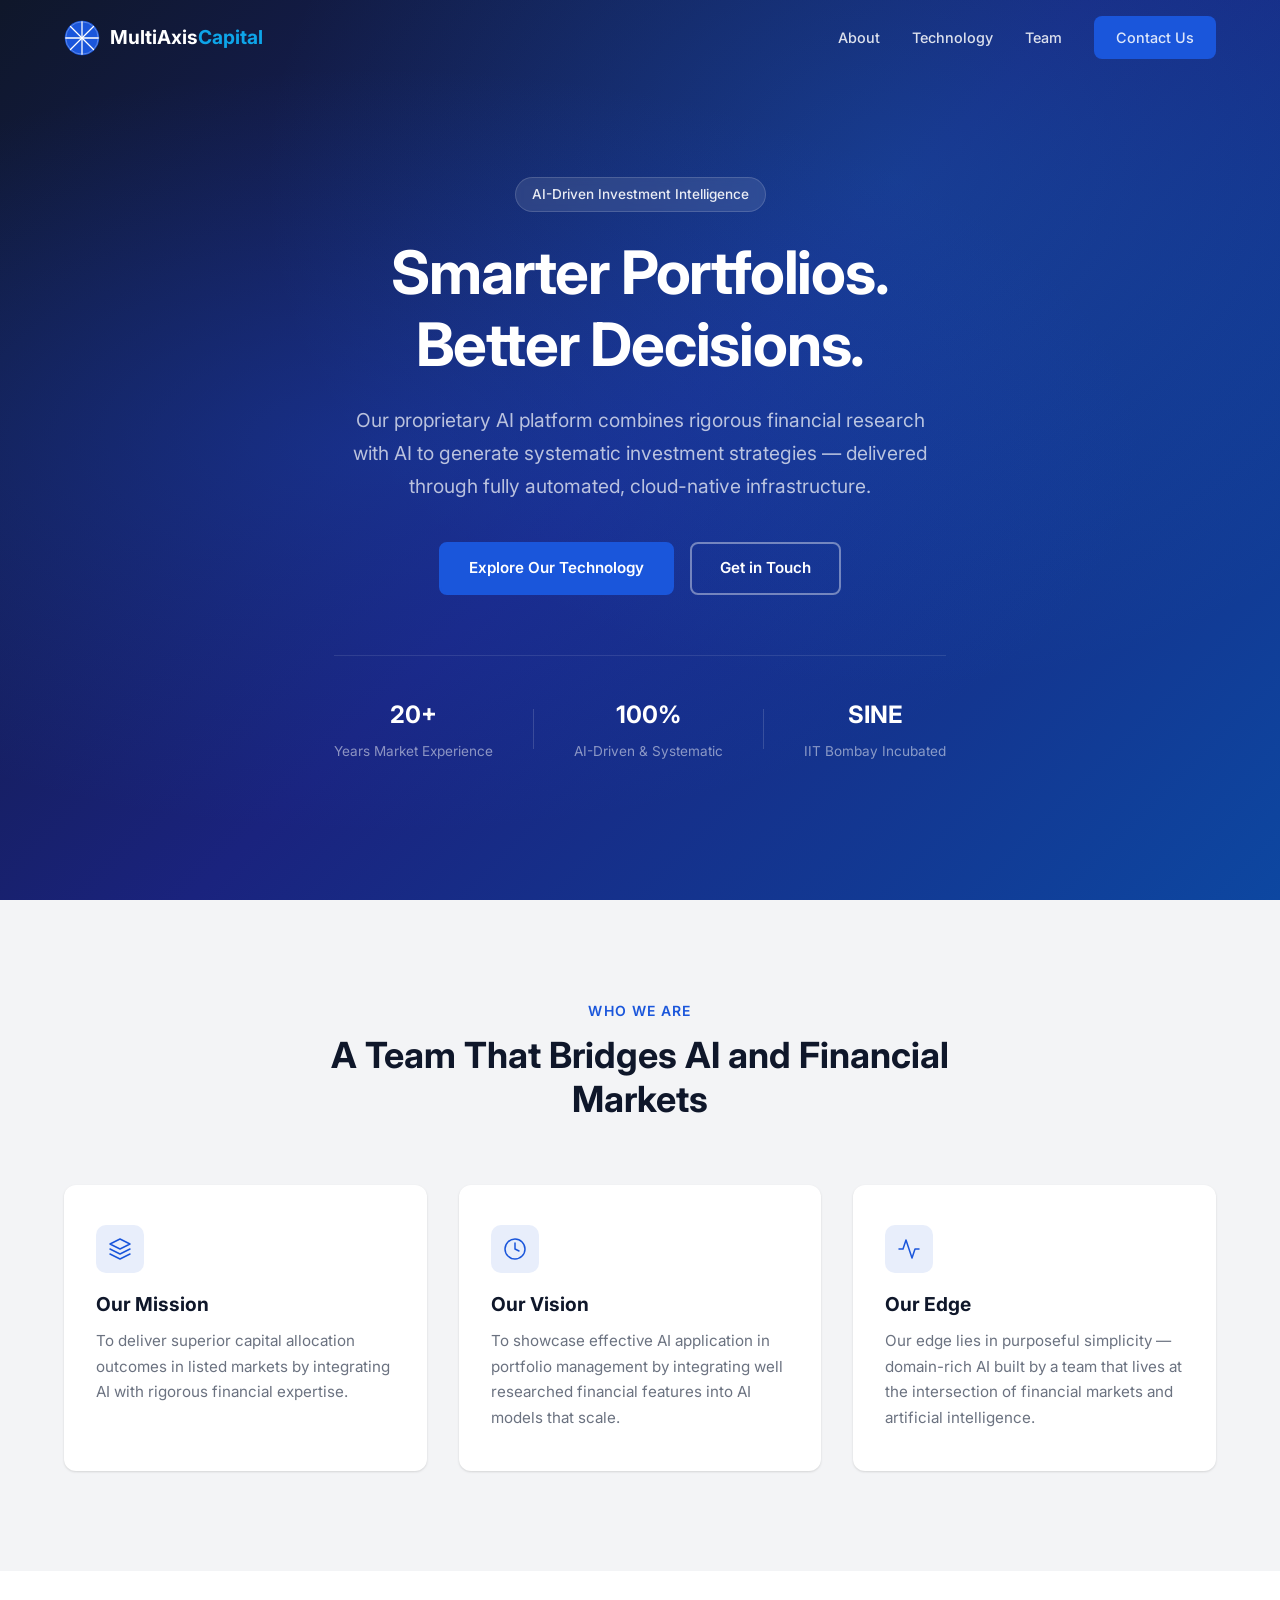
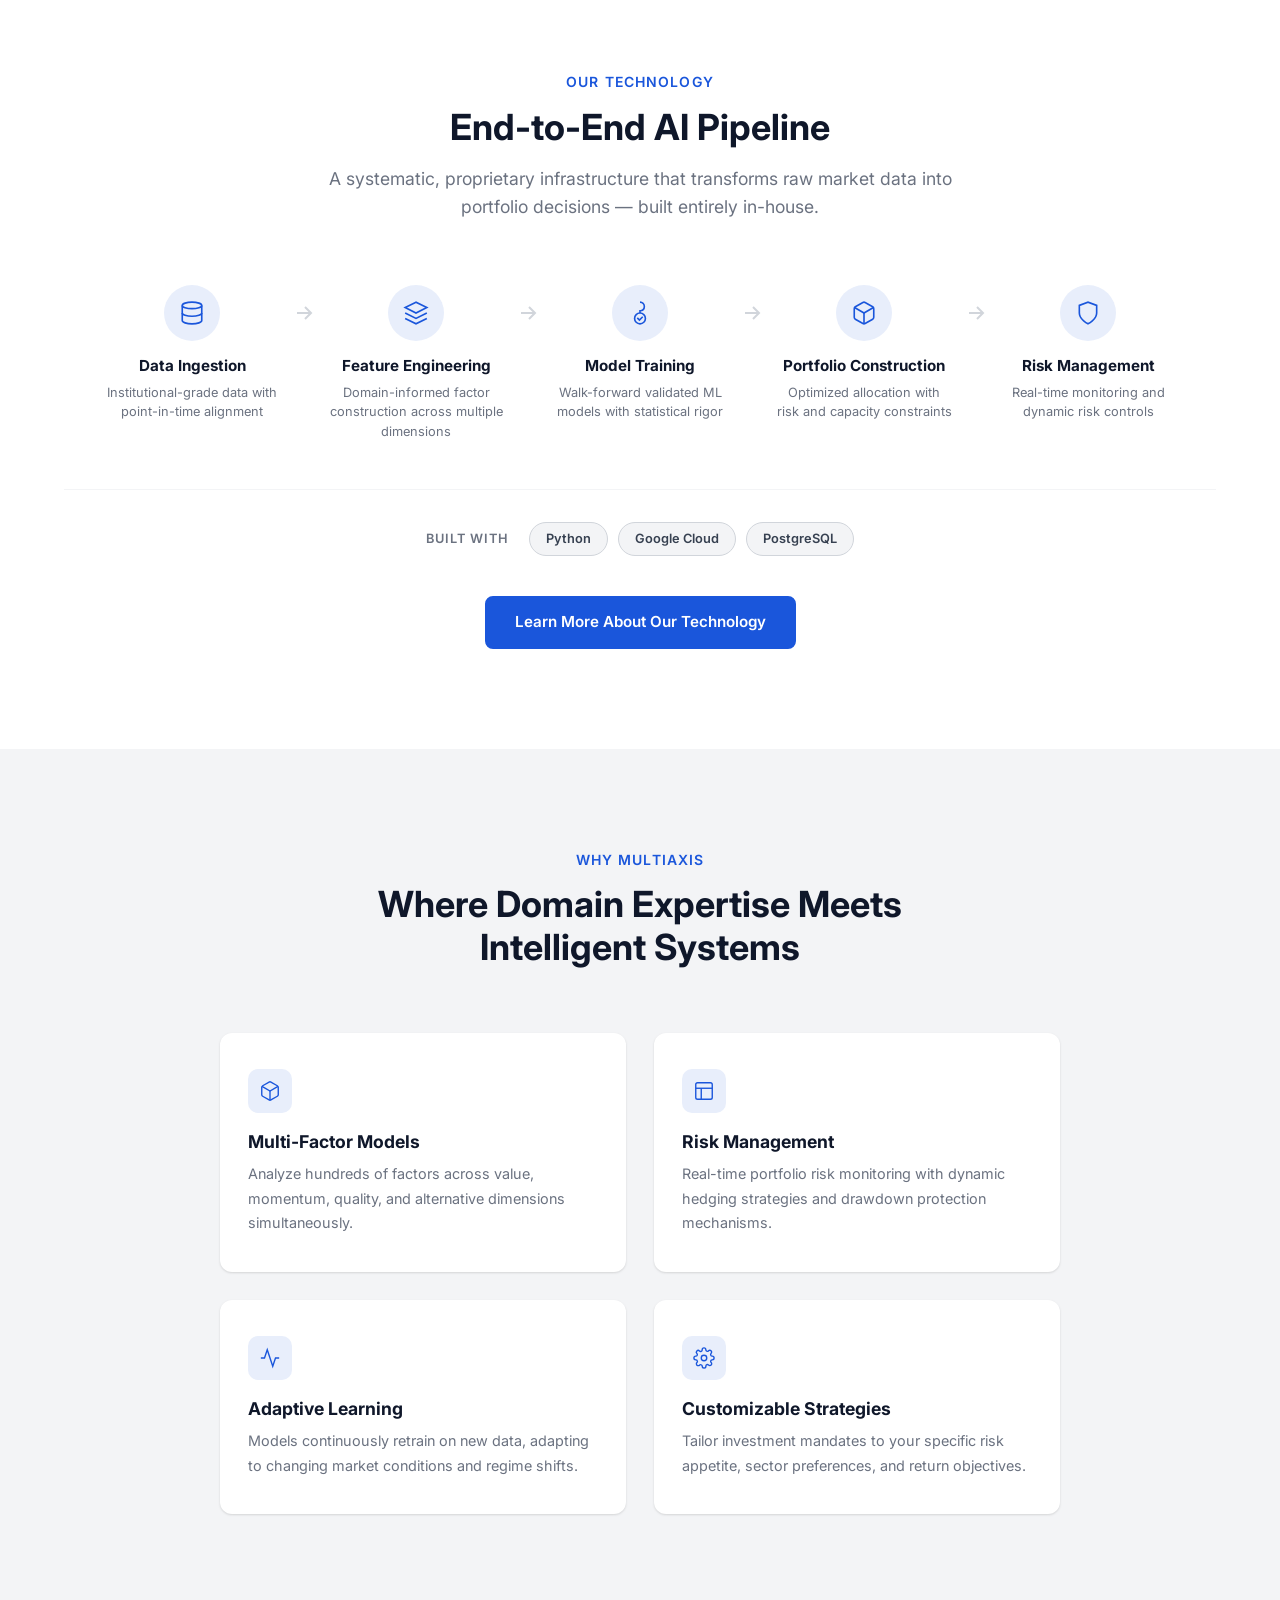
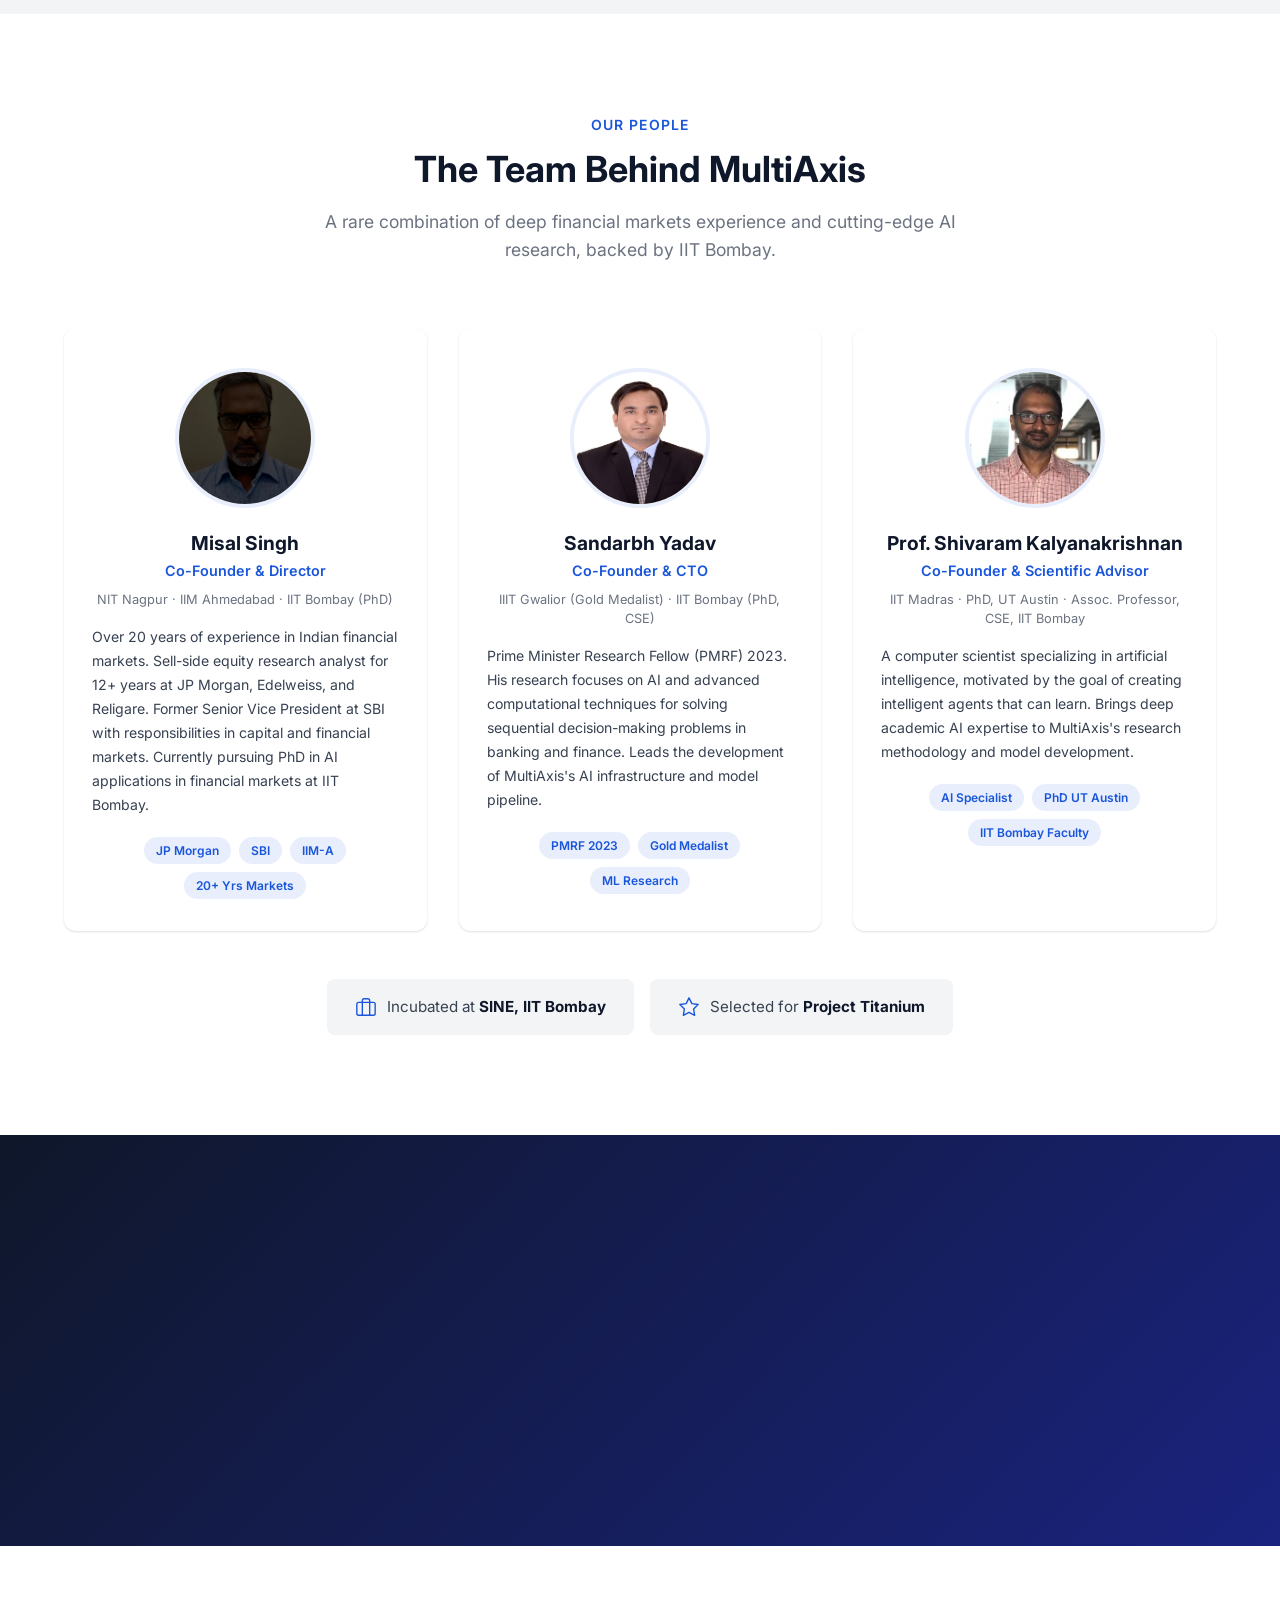
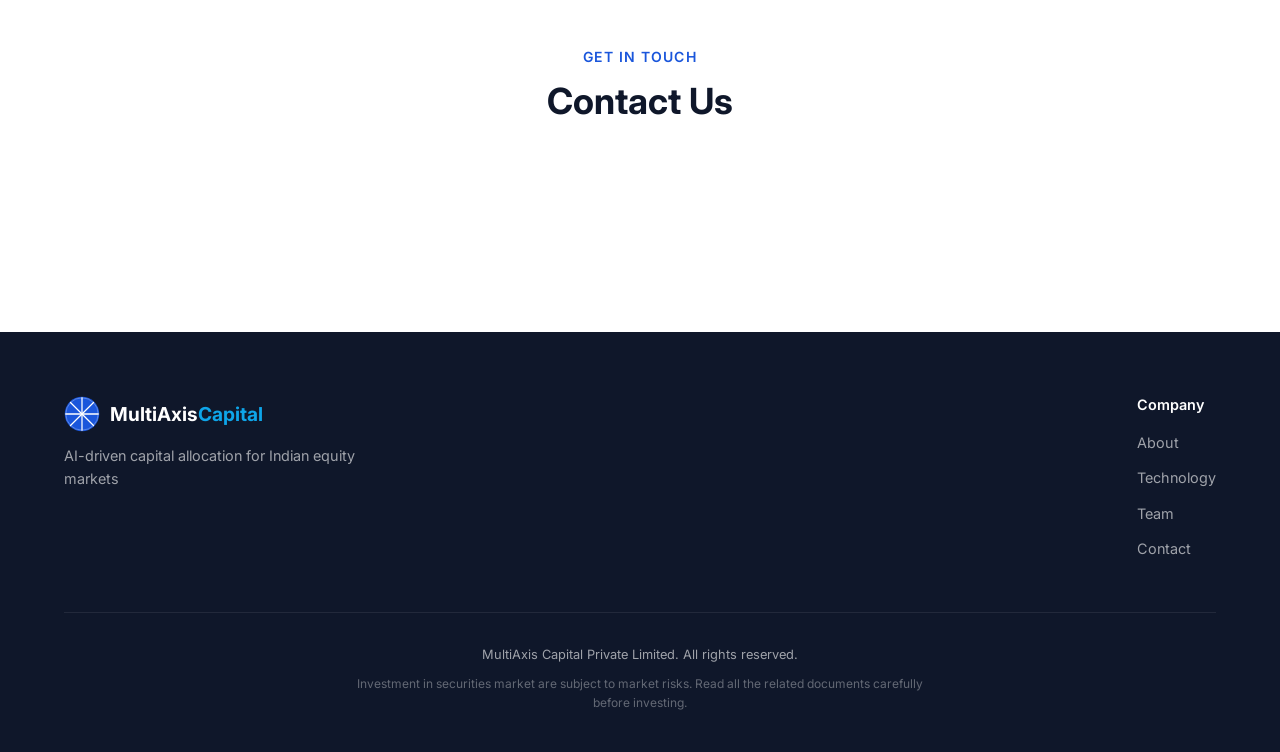
<file: index.html>
<!DOCTYPE html>
<html lang="en">
<head>
  <meta charset="UTF-8">
  <meta name="viewport" content="width=device-width, initial-scale=1.0">
  <title>MultiAxis Capital | AI-Powered Portfolio Management</title>
  <meta name="description" content="MultiAxis Capital Private Limited - Combining rigorous financial research with artificial intelligence to build systematic investment strategies for Indian equity markets.">
  <link rel="stylesheet" href="styles.css">
  <link rel="preconnect" href="https://fonts.googleapis.com">
  <link rel="preconnect" href="https://fonts.gstatic.com" crossorigin>
  <link href="https://fonts.googleapis.com/css2?family=Inter:wght@300;400;500;600;700&display=swap" rel="stylesheet">
</head>
<body>

  <!-- Navigation -->
  <nav class="navbar" id="navbar">
    <div class="container nav-container">
      <a href="index.html" class="logo">
        <span class="logo-icon"><svg viewBox="0 0 100 100" xmlns="http://www.w3.org/2000/svg"><circle cx="50" cy="50" r="48" fill="var(--primary)" /><circle cx="50" cy="50" r="45" fill="none" stroke="white" stroke-width="2" opacity="0.4"/><line x1="50" y1="5" x2="50" y2="95" stroke="white" stroke-width="3.5" stroke-linecap="round"/><line x1="5" y1="50" x2="95" y2="50" stroke="white" stroke-width="3.5" stroke-linecap="round"/><line x1="18" y1="18" x2="82" y2="82" stroke="white" stroke-width="3.5" stroke-linecap="round"/><line x1="82" y1="18" x2="18" y2="82" stroke="white" stroke-width="3.5" stroke-linecap="round"/></svg></span>
        <span class="logo-text">MultiAxis<span class="logo-accent">Capital</span></span>
      </a>
      <ul class="nav-links" id="nav-links">
        <li><a href="#about">About</a></li>
        <li><a href="technology.html">Technology</a></li>
        <li><a href="#team">Team</a></li>
        <li><a href="#contact" class="btn btn-nav">Contact Us</a></li>
      </ul>
      <button class="mobile-toggle" id="mobile-toggle" aria-label="Toggle menu">
        <span></span><span></span><span></span>
      </button>
    </div>
  </nav>

  <!-- Hero Section -->
  <header class="hero">
    <div class="hero-bg"></div>
    <div class="container hero-content">
      <p class="hero-tag">AI-Driven Investment Intelligence</p>
      <h1>Smarter Portfolios.<br>Better Decisions.</h1>
      <p class="hero-subtitle">Our proprietary AI platform combines rigorous financial research with AI to generate systematic investment strategies — delivered through fully automated, cloud-native infrastructure.</p>
      <div class="hero-actions">
        <a href="technology.html" class="btn btn-primary">Explore Our Technology</a>
        <a href="#contact" class="btn btn-outline">Get in Touch</a>
      </div>
      <div class="hero-stats">
        <div class="stat">
          <span class="stat-value">20+</span>
          <span class="stat-label">Years Market Experience</span>
        </div>
        <div class="stat-divider"></div>
        <div class="stat">
          <span class="stat-value">100%</span>
          <span class="stat-label">AI-Driven & Systematic</span>
        </div>
        <div class="stat-divider"></div>
        <div class="stat">
          <span class="stat-value">SINE</span>
          <span class="stat-label">IIT Bombay Incubated</span>
        </div>
      </div>
    </div>
  </header>

  <!-- About Section -->
  <section class="section about" id="about">
    <div class="container">
      <div class="section-header">
        <p class="section-tag">Who We Are</p>
        <h2>A Team That Bridges AI and Financial Markets</h2>
      </div>
      <div class="about-grid">
        <div class="about-card">
          <div class="about-icon">
            <svg viewBox="0 0 24 24" fill="none" stroke="currentColor" stroke-width="1.5" stroke-linecap="round" stroke-linejoin="round"><path d="M12 2L2 7l10 5 10-5-10-5z"/><path d="M2 17l10 5 10-5"/><path d="M2 12l10 5 10-5"/></svg>
          </div>
          <h3>Our Mission</h3>
          <p>To deliver superior capital allocation outcomes in listed markets by integrating AI with rigorous financial expertise.</p>
        </div>
        <div class="about-card">
          <div class="about-icon">
            <svg viewBox="0 0 24 24" fill="none" stroke="currentColor" stroke-width="1.5" stroke-linecap="round" stroke-linejoin="round"><circle cx="12" cy="12" r="10"/><path d="M12 6v6l4 2"/></svg>
          </div>
          <h3>Our Vision</h3>
          <p>To showcase effective AI application in portfolio management by integrating well researched financial features into AI models that scale.</p>
        </div>
        <div class="about-card">
          <div class="about-icon">
            <svg viewBox="0 0 24 24" fill="none" stroke="currentColor" stroke-width="1.5" stroke-linecap="round" stroke-linejoin="round"><path d="M22 12h-4l-3 9L9 3l-3 9H2"/></svg>
          </div>
          <h3>Our Edge</h3>
          <p>Our edge lies in purposeful simplicity — domain-rich AI built by a team that lives at the intersection of financial markets and artificial intelligence.</p>
        </div>
      </div>
    </div>
  </section>

  <!-- Technology Preview Section -->
  <section class="section tech-preview" id="technology">
    <div class="container">
      <div class="section-header">
        <p class="section-tag">Our Technology</p>
        <h2>End-to-End AI Pipeline</h2>
        <p class="section-desc">A systematic, proprietary infrastructure that transforms raw market data into portfolio decisions — built entirely in-house.</p>
      </div>
      <div class="pipeline">
        <div class="pipeline-step">
          <div class="pipeline-icon">
            <svg viewBox="0 0 24 24" fill="none" stroke="currentColor" stroke-width="1.5"><ellipse cx="12" cy="5" rx="9" ry="3"/><path d="M21 12c0 1.66-4 3-9 3s-9-1.34-9-3"/><path d="M3 5v14c0 1.66 4 3 9 3s9-1.34 9-3V5"/></svg>
          </div>
          <h4>Data Ingestion</h4>
          <p>Institutional-grade data with point-in-time alignment</p>
        </div>
        <div class="pipeline-connector"><svg viewBox="0 0 24 24" fill="none" stroke="currentColor" stroke-width="2"><path d="M5 12h14M13 6l6 6-6 6"/></svg></div>
        <div class="pipeline-step">
          <div class="pipeline-icon">
            <svg viewBox="0 0 24 24" fill="none" stroke="currentColor" stroke-width="1.5"><path d="M12 2L2 7l10 5 10-5-10-5z"/><path d="M2 17l10 5 10-5"/><path d="M2 12l10 5 10-5"/></svg>
          </div>
          <h4>Feature Engineering</h4>
          <p>Domain-informed factor construction across multiple dimensions</p>
        </div>
        <div class="pipeline-connector"><svg viewBox="0 0 24 24" fill="none" stroke="currentColor" stroke-width="2"><path d="M5 12h14M13 6l6 6-6 6"/></svg></div>
        <div class="pipeline-step">
          <div class="pipeline-icon">
            <svg viewBox="0 0 24 24" fill="none" stroke="currentColor" stroke-width="1.5"><path d="M12 2a4 4 0 014 4c0 1.95-1.4 3.57-3.25 3.92L12 10v2"/><circle cx="12" cy="17" r="5"/><path d="M9.5 16.5l2 2 3-3"/></svg>
          </div>
          <h4>Model Training</h4>
          <p>Walk-forward validated ML models with statistical rigor</p>
        </div>
        <div class="pipeline-connector"><svg viewBox="0 0 24 24" fill="none" stroke="currentColor" stroke-width="2"><path d="M5 12h14M13 6l6 6-6 6"/></svg></div>
        <div class="pipeline-step">
          <div class="pipeline-icon">
            <svg viewBox="0 0 24 24" fill="none" stroke="currentColor" stroke-width="1.5"><path d="M21 16V8a2 2 0 00-1-1.73l-7-4a2 2 0 00-2 0l-7 4A2 2 0 003 8v8a2 2 0 001 1.73l7 4a2 2 0 002 0l7-4A2 2 0 0021 16z"/><polyline points="3.27 6.96 12 12.01 20.73 6.96"/><line x1="12" y1="22.08" x2="12" y2="12"/></svg>
          </div>
          <h4>Portfolio Construction</h4>
          <p>Optimized allocation with risk and capacity constraints</p>
        </div>
        <div class="pipeline-connector"><svg viewBox="0 0 24 24" fill="none" stroke="currentColor" stroke-width="2"><path d="M5 12h14M13 6l6 6-6 6"/></svg></div>
        <div class="pipeline-step">
          <div class="pipeline-icon">
            <svg viewBox="0 0 24 24" fill="none" stroke="currentColor" stroke-width="1.5"><path d="M12 22s8-4 8-10V5l-8-3-8 3v7c0 6 8 10 8 10z"/></svg>
          </div>
          <h4>Risk Management</h4>
          <p>Real-time monitoring and dynamic risk controls</p>
        </div>
      </div>
      <div class="tech-stack-bar">
        <span class="tech-stack-label">Built with</span>
        <div class="tech-stack-items">
          <span class="tech-badge">Python</span>
          <span class="tech-badge">Google Cloud</span>
          <span class="tech-badge">PostgreSQL</span>
        </div>
      </div>
      <div style="text-align: center; margin-top: 40px;">
        <a href="technology.html" class="btn btn-primary">Learn More About Our Technology</a>
      </div>
    </div>
  </section>

  <!-- Features Section -->
  <section class="section features" id="features">
    <div class="container">
      <div class="section-header">
        <p class="section-tag">Why MultiAxis</p>
        <h2>Where Domain Expertise Meets Intelligent Systems</h2>
      </div>
      <div class="features-grid">
        <div class="feature-card">
          <div class="feature-icon">
            <svg viewBox="0 0 24 24" fill="none" stroke="currentColor" stroke-width="1.5"><path d="M21 16V8a2 2 0 00-1-1.73l-7-4a2 2 0 00-2 0l-7 4A2 2 0 003 8v8a2 2 0 001 1.73l7 4a2 2 0 002 0l7-4A2 2 0 0021 16z"/><polyline points="3.27 6.96 12 12.01 20.73 6.96"/><line x1="12" y1="22.08" x2="12" y2="12"/></svg>
          </div>
          <h3>Multi-Factor Models</h3>
          <p>Analyze hundreds of factors across value, momentum, quality, and alternative dimensions simultaneously.</p>
        </div>
        <div class="feature-card">
          <div class="feature-icon">
            <svg viewBox="0 0 24 24" fill="none" stroke="currentColor" stroke-width="1.5"><rect x="3" y="3" width="18" height="18" rx="2" ry="2"/><line x1="3" y1="9" x2="21" y2="9"/><line x1="9" y1="21" x2="9" y2="9"/></svg>
          </div>
          <h3>Risk Management</h3>
          <p>Real-time portfolio risk monitoring with dynamic hedging strategies and drawdown protection mechanisms.</p>
        </div>
        <div class="feature-card">
          <div class="feature-icon">
            <svg viewBox="0 0 24 24" fill="none" stroke="currentColor" stroke-width="1.5"><polyline points="22 12 18 12 15 21 9 3 6 12 2 12"/></svg>
          </div>
          <h3>Adaptive Learning</h3>
          <p>Models continuously retrain on new data, adapting to changing market conditions and regime shifts.</p>
        </div>
        <div class="feature-card">
          <div class="feature-icon">
            <svg viewBox="0 0 24 24" fill="none" stroke="currentColor" stroke-width="1.5"><circle cx="12" cy="12" r="3"/><path d="M19.4 15a1.65 1.65 0 00.33 1.82l.06.06a2 2 0 010 2.83 2 2 0 01-2.83 0l-.06-.06a1.65 1.65 0 00-1.82-.33 1.65 1.65 0 00-1 1.51V21a2 2 0 01-4 0v-.09A1.65 1.65 0 009 19.4a1.65 1.65 0 00-1.82.33l-.06.06a2 2 0 01-2.83 0 2 2 0 010-2.83l.06-.06A1.65 1.65 0 004.68 15a1.65 1.65 0 00-1.51-1H3a2 2 0 010-4h.09A1.65 1.65 0 004.6 9a1.65 1.65 0 00-.33-1.82l-.06-.06a2 2 0 012.83-2.83l.06.06A1.65 1.65 0 009 4.68a1.65 1.65 0 001-1.51V3a2 2 0 014 0v.09a1.65 1.65 0 001 1.51 1.65 1.65 0 001.82-.33l.06-.06a2 2 0 012.83 2.83l-.06.06A1.65 1.65 0 0019.4 9a1.65 1.65 0 001.51 1H21a2 2 0 010 4h-.09a1.65 1.65 0 00-1.51 1z"/></svg>
          </div>
          <h3>Customizable Strategies</h3>
          <p>Tailor investment mandates to your specific risk appetite, sector preferences, and return objectives.</p>
        </div>
      </div>
    </div>
  </section>

  <!-- Team Section -->
  <section class="section team" id="team">
    <div class="container">
      <div class="section-header">
        <p class="section-tag">Our People</p>
        <h2>The Team Behind MultiAxis</h2>
        <p class="section-desc">A rare combination of deep financial markets experience and cutting-edge AI research, backed by IIT Bombay.</p>
      </div>

      <div class="team-grid">
        <!-- Misal Singh -->
        <div class="team-member">
          <div class="member-photo">
            <img src="images/misal-singh.jpg" alt="Misal Singh">
          </div>
          <div class="member-info">
            <h3>Misal Singh</h3>
            <p class="member-title">Co-Founder & Director</p>
            <p class="member-credentials">NIT Nagpur &middot; IIM Ahmedabad &middot; IIT Bombay (PhD)</p>
            <p class="member-bio">Over 20 years of experience in Indian financial markets. Sell-side equity research analyst for 12+ years at JP Morgan, Edelweiss, and Religare. Former Senior Vice President at SBI with responsibilities in capital and financial markets. Currently pursuing PhD in AI applications in financial markets at IIT Bombay.</p>
            <div class="member-tags">
              <span class="member-tag">JP Morgan</span>
              <span class="member-tag">SBI</span>
              <span class="member-tag">IIM-A</span>
              <span class="member-tag">20+ Yrs Markets</span>
            </div>
          </div>
        </div>

        <!-- Sandarbh Yadav -->
        <div class="team-member">
          <div class="member-photo">
            <img src="images/sandarbh-yadav.jpg" alt="Sandarbh Yadav">
          </div>
          <div class="member-info">
            <h3>Sandarbh Yadav</h3>
            <p class="member-title">Co-Founder & CTO</p>
            <p class="member-credentials">IIIT Gwalior (Gold Medalist) &middot; IIT Bombay (PhD, CSE)</p>
            <p class="member-bio">Prime Minister Research Fellow (PMRF) 2023. His research focuses on AI and advanced computational techniques for solving sequential decision-making problems in banking and finance. Leads the development of MultiAxis's AI infrastructure and model pipeline.</p>
            <div class="member-tags">
              <span class="member-tag">PMRF 2023</span>
              <span class="member-tag">Gold Medalist</span>
              <span class="member-tag">ML Research</span>
            </div>
          </div>
        </div>

        <!-- Prof. Shivaram Kalyanakrishnan -->
        <div class="team-member">
          <div class="member-photo">
            <img src="images/shivaram-kalyanakrishnan.jpg" alt="Prof. Shivaram Kalyanakrishnan">
          </div>
          <div class="member-info">
            <h3>Prof. Shivaram Kalyanakrishnan</h3>
            <p class="member-title">Co-Founder & Scientific Advisor</p>
            <p class="member-credentials">IIT Madras &middot; PhD, UT Austin &middot; Assoc. Professor, CSE, IIT Bombay</p>
            <p class="member-bio">A computer scientist specializing in artificial intelligence, motivated by the goal of creating intelligent agents that can learn. Brings deep academic AI expertise to MultiAxis's research methodology and model development.</p>
            <div class="member-tags">
              <span class="member-tag">AI Specialist</span>
              <span class="member-tag">PhD UT Austin</span>
              <span class="member-tag">IIT Bombay Faculty</span>
            </div>
          </div>
        </div>
      </div>

      <div class="team-incubation-badges">
        <div class="team-incubation-bar">
          <svg viewBox="0 0 24 24" fill="none" stroke="currentColor" stroke-width="1.5" stroke-linecap="round" stroke-linejoin="round"><rect x="2" y="7" width="20" height="14" rx="2" ry="2"/><path d="M16 21V5a2 2 0 00-2-2h-4a2 2 0 00-2 2v16"/></svg>
          <span>Incubated at <strong>SINE, IIT Bombay</strong></span>
        </div>
        <div class="team-incubation-bar">
          <svg viewBox="0 0 24 24" fill="none" stroke="currentColor" stroke-width="1.5" stroke-linecap="round" stroke-linejoin="round"><path d="M12 2l3.09 6.26L22 9.27l-5 4.87 1.18 6.88L12 17.77l-6.18 3.25L7 14.14 2 9.27l6.91-1.01L12 2z"/></svg>
          <span>Selected for <strong>Project Titanium</strong></span>
        </div>
      </div>
    </div>
  </section>

  <!-- CTA Section -->
  <section class="section cta">
    <div class="container">
      <div class="cta-content">
        <h2>Ready to experience AI-powered investing?</h2>
        <p>Learn how MultiAxis Capital can help you achieve your investment goals with institutional-grade AI strategies.</p>
        <a href="#contact" class="btn btn-primary btn-lg">Schedule a Conversation</a>
      </div>
    </div>
  </section>

  <!-- Contact Section -->
  <section class="section contact" id="contact">
    <div class="container">
      <div class="section-header">
        <p class="section-tag">Get in Touch</p>
        <h2>Contact Us</h2>
      </div>
      <div class="contact-info-centered">
          <div class="contact-item">
            <svg viewBox="0 0 24 24" fill="none" stroke="currentColor" stroke-width="1.5"><path d="M21 10c0 7-9 13-9 13s-9-6-9-13a9 9 0 0118 0z"/><circle cx="12" cy="10" r="3"/></svg>
            <div>
              <h4>Office</h4>
              <p>SINE, RBITC Building, IIT Bombay</p>
            </div>
          </div>
          <div class="contact-item">
            <svg viewBox="0 0 24 24" fill="none" stroke="currentColor" stroke-width="1.5"><path d="M4 4h16c1.1 0 2 .9 2 2v12c0 1.1-.9 2-2 2H4c-1.1 0-2-.9-2-2V6c0-1.1.9-2 2-2z"/><polyline points="22,6 12,13 2,6"/></svg>
            <div>
              <h4>Email</h4>
              <p><a href="mailto:admin@multiaxis.capital">admin@multiaxis.capital</a></p>
            </div>
          </div>
          <div class="contact-item">
            <svg viewBox="0 0 24 24" fill="none" stroke="currentColor" stroke-width="1.5"><rect x="2" y="7" width="20" height="14" rx="2" ry="2"/><path d="M16 21V5a2 2 0 00-2-2h-4a2 2 0 00-2 2v16"/></svg>
            <div>
              <h4>Incubated at</h4>
              <p>SINE, IIT Bombay</p>
            </div>
          </div>
      </div>
    </div>
  </section>

  <!-- Footer -->
  <footer class="footer">
    <div class="container">
      <div class="footer-top">
        <div class="footer-brand">
          <a href="index.html" class="logo">
            <span class="logo-icon"><svg viewBox="0 0 100 100" xmlns="http://www.w3.org/2000/svg"><circle cx="50" cy="50" r="48" fill="var(--primary)" /><circle cx="50" cy="50" r="45" fill="none" stroke="white" stroke-width="2" opacity="0.4"/><line x1="50" y1="5" x2="50" y2="95" stroke="white" stroke-width="3.5" stroke-linecap="round"/><line x1="5" y1="50" x2="95" y2="50" stroke="white" stroke-width="3.5" stroke-linecap="round"/><line x1="18" y1="18" x2="82" y2="82" stroke="white" stroke-width="3.5" stroke-linecap="round"/><line x1="82" y1="18" x2="18" y2="82" stroke="white" stroke-width="3.5" stroke-linecap="round"/></svg></span>
            <span class="logo-text">MultiAxis<span class="logo-accent">Capital</span></span>
          </a>
          <p>AI-driven capital allocation for Indian equity markets</p>
        </div>
        <div class="footer-links">
          <div class="footer-col">
            <h4>Company</h4>
            <ul>
              <li><a href="#about">About</a></li>
              <li><a href="technology.html">Technology</a></li>
              <li><a href="#team">Team</a></li>
              <li><a href="#contact">Contact</a></li>
            </ul>
          </div>
        </div>
      </div>
      <div class="footer-bottom">
        <p>MultiAxis Capital Private Limited. All rights reserved.</p>
        <p class="disclaimer">Investment in securities market are subject to market risks. Read all the related documents carefully before investing.</p>
      </div>
    </div>
  </footer>

  <script src="script.js"></script>
</body>
</html>
</file>
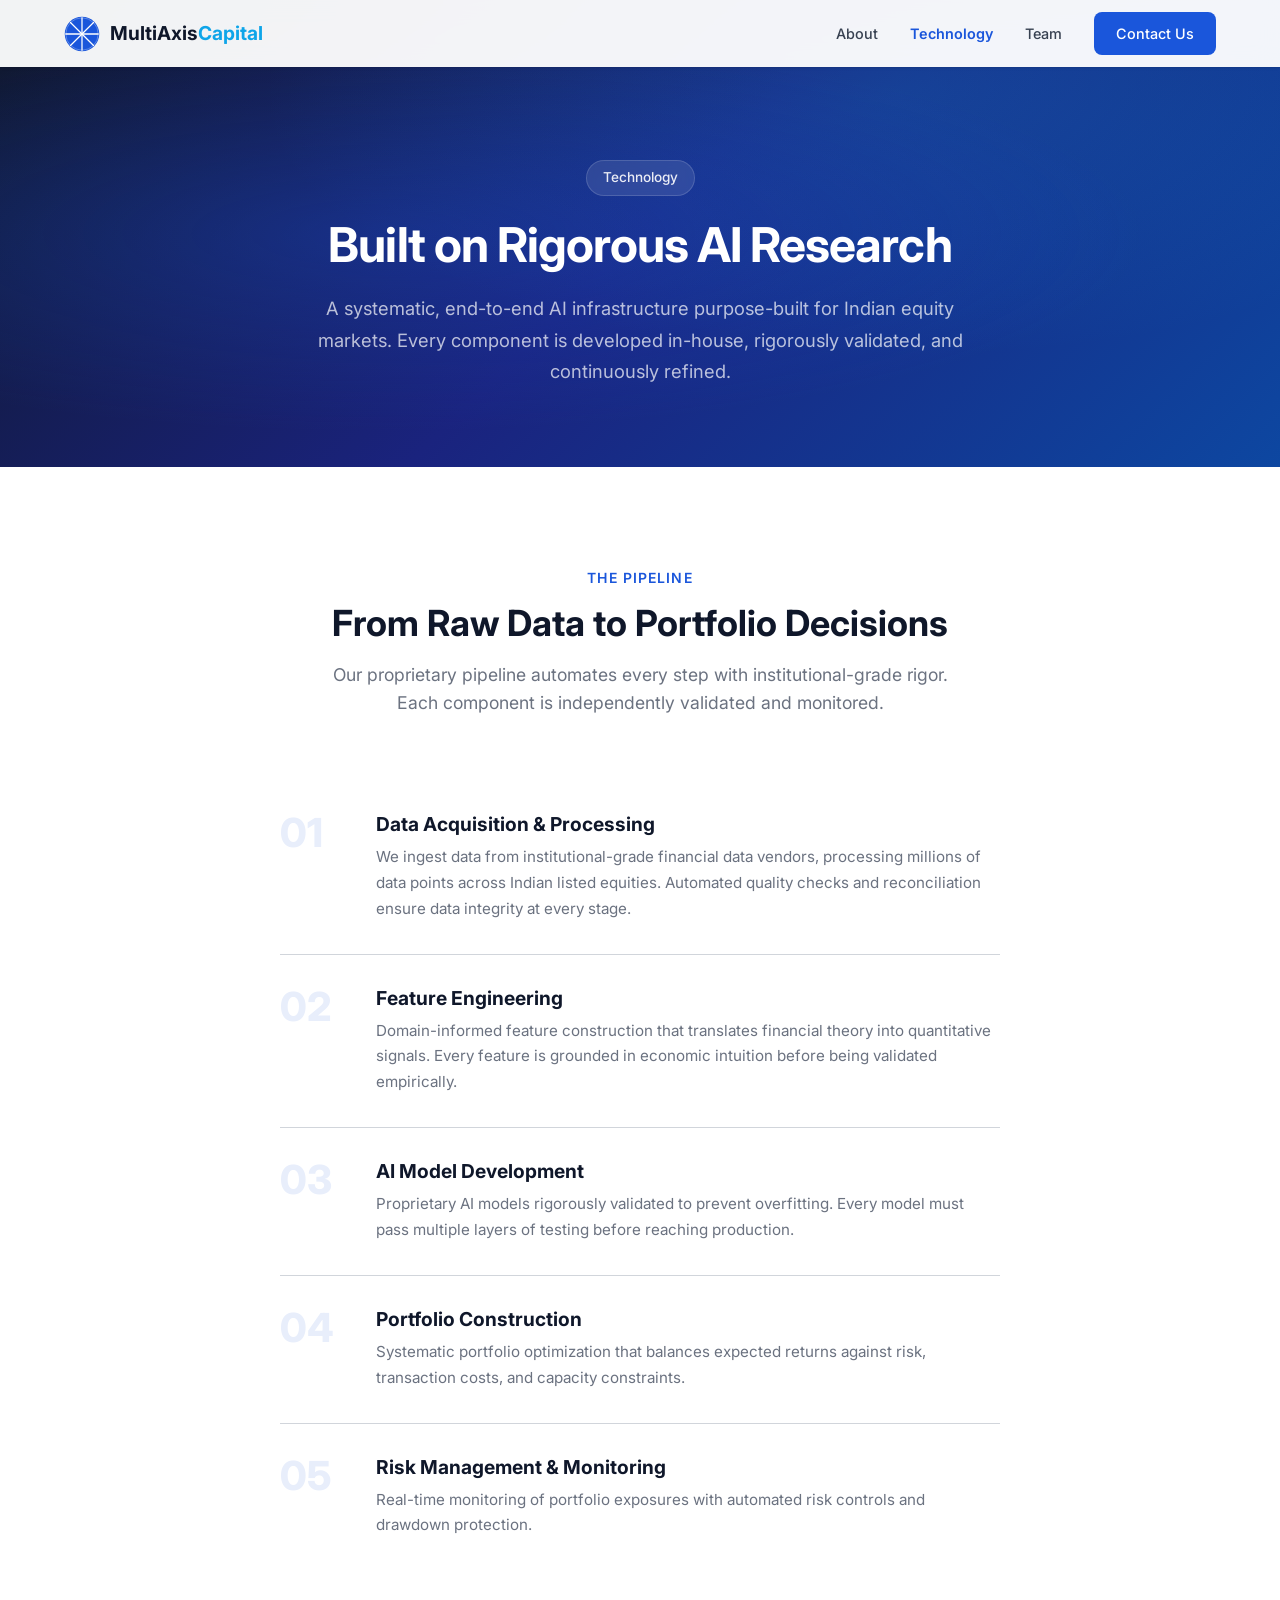
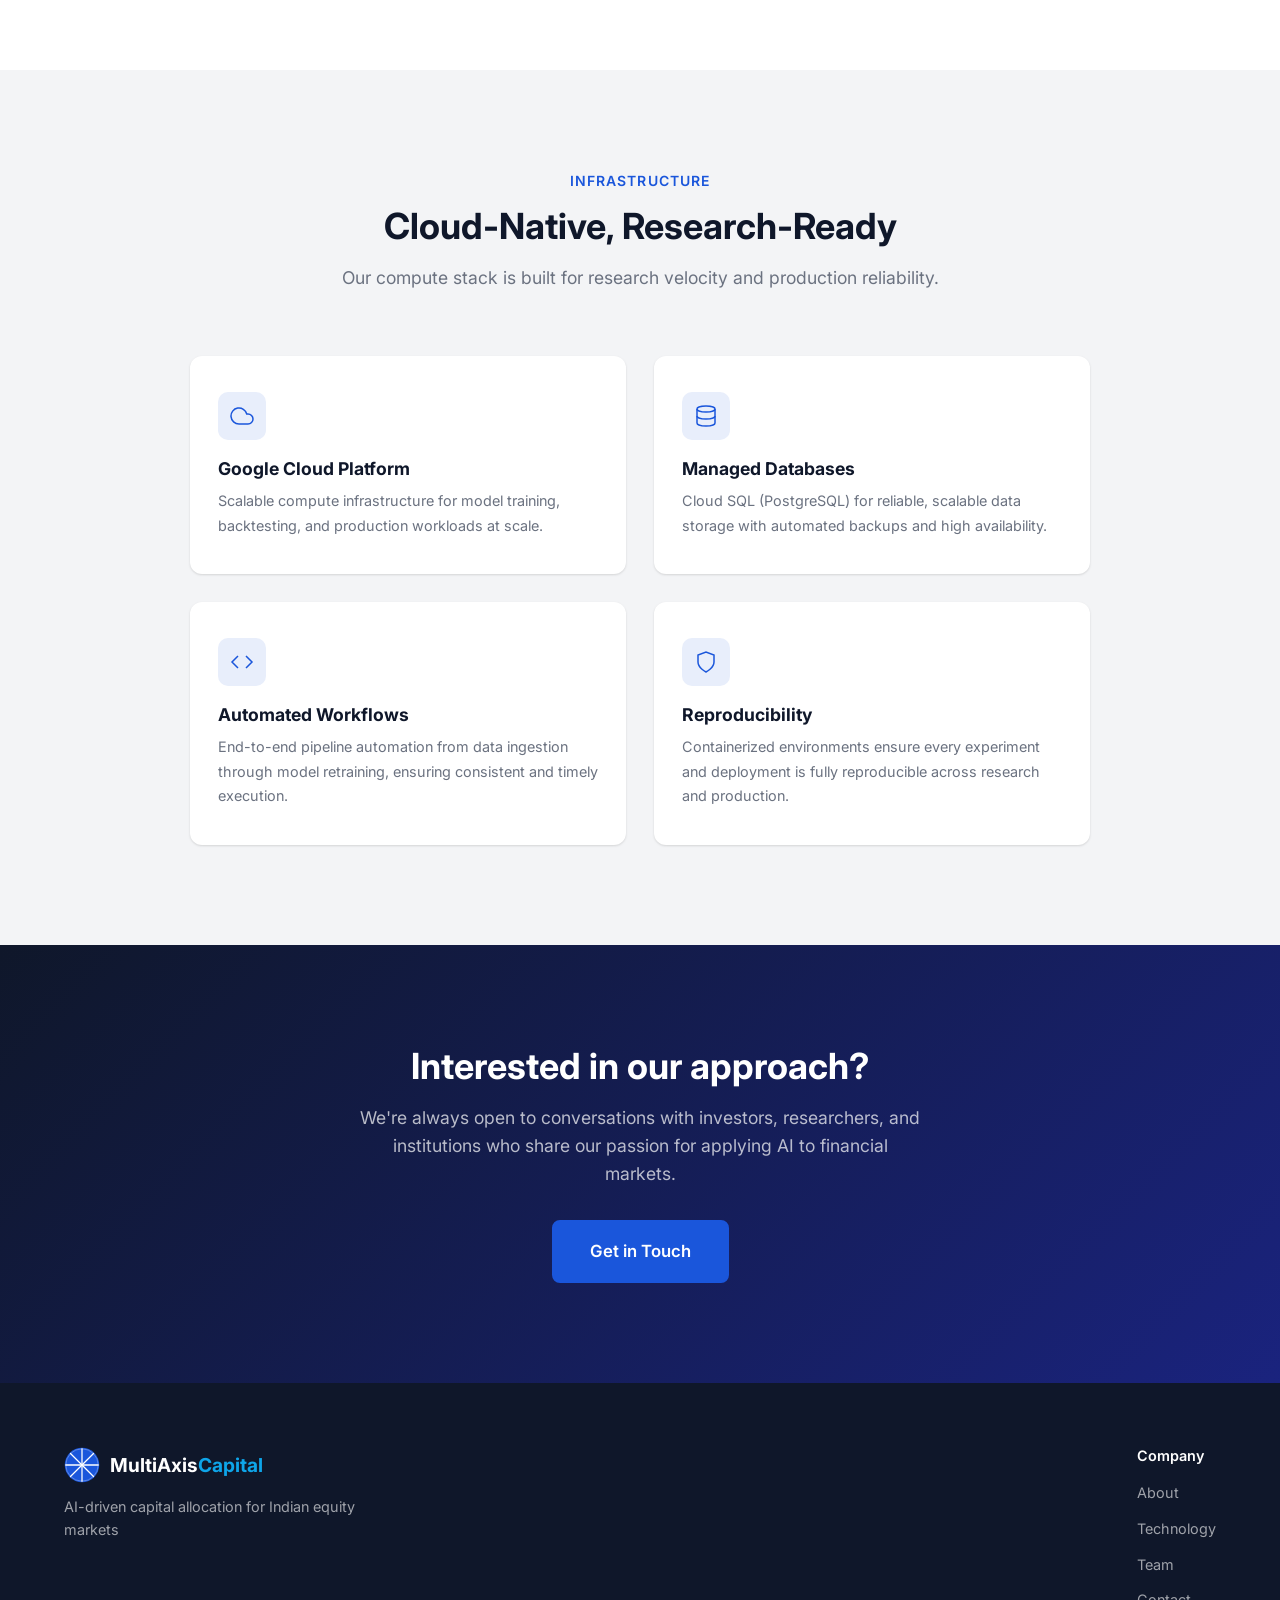
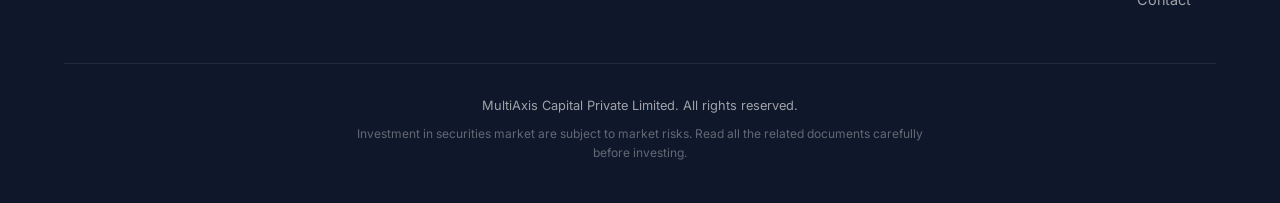
<file: technology.html>
<!DOCTYPE html>
<html lang="en">
<head>
  <meta charset="UTF-8">
  <meta name="viewport" content="width=device-width, initial-scale=1.0">
  <title>Technology | MultiAxis Capital</title>
  <meta name="description" content="MultiAxis Capital's AI technology stack - end-to-end AI pipeline for systematic investment strategies in Indian equity markets.">
  <link rel="stylesheet" href="styles.css">
  <link rel="preconnect" href="https://fonts.googleapis.com">
  <link rel="preconnect" href="https://fonts.gstatic.com" crossorigin>
  <link href="https://fonts.googleapis.com/css2?family=Inter:wght@300;400;500;600;700&display=swap" rel="stylesheet">
</head>
<body>

  <!-- Navigation -->
  <nav class="navbar scrolled-always" id="navbar">
    <div class="container nav-container">
      <a href="index.html" class="logo">
        <span class="logo-icon"><svg viewBox="0 0 100 100" xmlns="http://www.w3.org/2000/svg"><circle cx="50" cy="50" r="48" fill="var(--primary)" /><circle cx="50" cy="50" r="45" fill="none" stroke="white" stroke-width="2" opacity="0.4"/><line x1="50" y1="5" x2="50" y2="95" stroke="white" stroke-width="3.5" stroke-linecap="round"/><line x1="5" y1="50" x2="95" y2="50" stroke="white" stroke-width="3.5" stroke-linecap="round"/><line x1="18" y1="18" x2="82" y2="82" stroke="white" stroke-width="3.5" stroke-linecap="round"/><line x1="82" y1="18" x2="18" y2="82" stroke="white" stroke-width="3.5" stroke-linecap="round"/></svg></span>
        <span class="logo-text">MultiAxis<span class="logo-accent">Capital</span></span>
      </a>
      <ul class="nav-links" id="nav-links">
        <li><a href="index.html#about">About</a></li>
        <li><a href="technology.html" class="active">Technology</a></li>
        <li><a href="index.html#team">Team</a></li>
        <li><a href="index.html#contact" class="btn btn-nav">Contact Us</a></li>
      </ul>
      <button class="mobile-toggle" id="mobile-toggle" aria-label="Toggle menu">
        <span></span><span></span><span></span>
      </button>
    </div>
  </nav>

  <!-- Page Header -->
  <header class="page-header">
    <div class="page-header-bg"></div>
    <div class="container page-header-content">
      <p class="hero-tag">Technology</p>
      <h1>Built on Rigorous AI Research</h1>
      <p class="page-header-subtitle">A systematic, end-to-end AI infrastructure purpose-built for Indian equity markets. Every component is developed in-house, rigorously validated, and continuously refined.</p>
    </div>
  </header>

  <!-- Pipeline Overview -->
  <section class="section" id="pipeline">
    <div class="container">
      <div class="section-header">
        <p class="section-tag">The Pipeline</p>
        <h2>From Raw Data to Portfolio Decisions</h2>
        <p class="section-desc">Our proprietary pipeline automates every step with institutional-grade rigor. Each component is independently validated and monitored.</p>
      </div>
      <div class="approach-steps">
        <div class="step">
          <div class="step-number">01</div>
          <div class="step-content">
            <h3>Data Acquisition & Processing</h3>
            <p>We ingest data from institutional-grade financial data vendors, processing millions of data points across Indian listed equities. Automated quality checks and reconciliation ensure data integrity at every stage.</p>
          </div>
        </div>
        <div class="step">
          <div class="step-number">02</div>
          <div class="step-content">
            <h3>Feature Engineering</h3>
            <p>Domain-informed feature construction that translates financial theory into quantitative signals. Every feature is grounded in economic intuition before being validated empirically.</p>
          </div>
        </div>
        <div class="step">
          <div class="step-number">03</div>
          <div class="step-content">
            <h3>AI Model Development</h3>
            <p>Proprietary AI models rigorously validated to prevent overfitting. Every model must pass multiple layers of testing before reaching production.</p>
          </div>
        </div>
        <div class="step">
          <div class="step-number">04</div>
          <div class="step-content">
            <h3>Portfolio Construction</h3>
            <p>Systematic portfolio optimization that balances expected returns against risk, transaction costs, and capacity constraints.</p>
          </div>
        </div>
        <div class="step">
          <div class="step-number">05</div>
          <div class="step-content">
            <h3>Risk Management & Monitoring</h3>
            <p>Real-time monitoring of portfolio exposures with automated risk controls and drawdown protection.</p>
          </div>
        </div>
      </div>
    </div>
  </section>

  <!-- Infrastructure -->
  <section class="section tech-detail-section" id="infrastructure">
    <div class="container">
      <div class="section-header">
        <p class="section-tag">Infrastructure</p>
        <h2>Cloud-Native, Research-Ready</h2>
        <p class="section-desc">Our compute stack is built for research velocity and production reliability.</p>
      </div>
      <div class="tech-detail-grid">
        <div class="tech-detail-card">
          <div class="tech-detail-icon">
            <svg viewBox="0 0 24 24" fill="none" stroke="currentColor" stroke-width="1.5"><path d="M18 10h-1.26A8 8 0 109 20h9a5 5 0 000-10z"/></svg>
          </div>
          <h3>Google Cloud Platform</h3>
          <p>Scalable compute infrastructure for model training, backtesting, and production workloads at scale.</p>
        </div>
        <div class="tech-detail-card">
          <div class="tech-detail-icon">
            <svg viewBox="0 0 24 24" fill="none" stroke="currentColor" stroke-width="1.5"><ellipse cx="12" cy="5" rx="9" ry="3"/><path d="M21 12c0 1.66-4 3-9 3s-9-1.34-9-3"/><path d="M3 5v14c0 1.66 4 3 9 3s9-1.34 9-3V5"/></svg>
          </div>
          <h3>Managed Databases</h3>
          <p>Cloud SQL (PostgreSQL) for reliable, scalable data storage with automated backups and high availability.</p>
        </div>
        <div class="tech-detail-card">
          <div class="tech-detail-icon">
            <svg viewBox="0 0 24 24" fill="none" stroke="currentColor" stroke-width="1.5"><polyline points="16 18 22 12 16 6"/><polyline points="8 6 2 12 8 18"/></svg>
          </div>
          <h3>Automated Workflows</h3>
          <p>End-to-end pipeline automation from data ingestion through model retraining, ensuring consistent and timely execution.</p>
        </div>
        <div class="tech-detail-card">
          <div class="tech-detail-icon">
            <svg viewBox="0 0 24 24" fill="none" stroke="currentColor" stroke-width="1.5"><path d="M12 22s8-4 8-10V5l-8-3-8 3v7c0 6 8 10 8 10z"/></svg>
          </div>
          <h3>Reproducibility</h3>
          <p>Containerized environments ensure every experiment and deployment is fully reproducible across research and production.</p>
        </div>
      </div>
    </div>
  </section>

  <!-- CTA Section -->
  <section class="section cta">
    <div class="container">
      <div class="cta-content">
        <h2>Interested in our approach?</h2>
        <p>We're always open to conversations with investors, researchers, and institutions who share our passion for applying AI to financial markets.</p>
        <a href="index.html#contact" class="btn btn-primary btn-lg">Get in Touch</a>
      </div>
    </div>
  </section>

  <!-- Footer -->
  <footer class="footer">
    <div class="container">
      <div class="footer-top">
        <div class="footer-brand">
          <a href="index.html" class="logo">
            <span class="logo-icon"><svg viewBox="0 0 100 100" xmlns="http://www.w3.org/2000/svg"><circle cx="50" cy="50" r="48" fill="var(--primary)" /><circle cx="50" cy="50" r="45" fill="none" stroke="white" stroke-width="2" opacity="0.4"/><line x1="50" y1="5" x2="50" y2="95" stroke="white" stroke-width="3.5" stroke-linecap="round"/><line x1="5" y1="50" x2="95" y2="50" stroke="white" stroke-width="3.5" stroke-linecap="round"/><line x1="18" y1="18" x2="82" y2="82" stroke="white" stroke-width="3.5" stroke-linecap="round"/><line x1="82" y1="18" x2="18" y2="82" stroke="white" stroke-width="3.5" stroke-linecap="round"/></svg></span>
            <span class="logo-text">MultiAxis<span class="logo-accent">Capital</span></span>
          </a>
          <p>AI-driven capital allocation for Indian equity markets</p>
        </div>
        <div class="footer-links">
          <div class="footer-col">
            <h4>Company</h4>
            <ul>
              <li><a href="index.html#about">About</a></li>
              <li><a href="technology.html">Technology</a></li>
              <li><a href="index.html#team">Team</a></li>
              <li><a href="index.html#contact">Contact</a></li>
            </ul>
          </div>
        </div>
      </div>
      <div class="footer-bottom">
        <p>MultiAxis Capital Private Limited. All rights reserved.</p>
        <p class="disclaimer">Investment in securities market are subject to market risks. Read all the related documents carefully before investing.</p>
      </div>
    </div>
  </footer>

  <script src="script.js"></script>
</body>
</html>
</file>
<file: styles.css>
/* ===== Reset & Base ===== */
*, *::before, *::after {
  margin: 0;
  padding: 0;
  box-sizing: border-box;
}

:root {
  --primary: #1a56db;
  --primary-dark: #1240a8;
  --primary-light: #e8eefb;
  --accent: #0ea5e9;
  --dark: #0f172a;
  --dark-2: #1e293b;
  --gray-900: #111827;
  --gray-700: #374151;
  --gray-500: #6b7280;
  --gray-300: #d1d5db;
  --gray-100: #f3f4f6;
  --white: #ffffff;
  --font: 'Inter', -apple-system, BlinkMacSystemFont, sans-serif;
  --radius: 12px;
  --radius-sm: 8px;
  --shadow: 0 1px 3px rgba(0,0,0,0.08), 0 1px 2px rgba(0,0,0,0.06);
  --shadow-md: 0 4px 6px rgba(0,0,0,0.07), 0 2px 4px rgba(0,0,0,0.06);
  --shadow-lg: 0 10px 25px rgba(0,0,0,0.1), 0 6px 10px rgba(0,0,0,0.08);
  --transition: 0.3s ease;
}

html {
  scroll-behavior: smooth;
  scroll-padding-top: 80px;
}

body {
  font-family: var(--font);
  color: var(--gray-700);
  line-height: 1.6;
  background: var(--white);
  -webkit-font-smoothing: antialiased;
}

h1, h2, h3, h4 {
  color: var(--dark);
  line-height: 1.2;
  font-weight: 700;
}

a {
  text-decoration: none;
  color: inherit;
}

img {
  max-width: 100%;
  display: block;
}

/* ===== Layout ===== */
.container {
  max-width: 1200px;
  margin: 0 auto;
  padding: 0 24px;
}

.section {
  padding: 100px 0;
}

.section-header {
  text-align: center;
  max-width: 640px;
  margin: 0 auto 64px;
}

.section-tag {
  font-size: 0.875rem;
  font-weight: 600;
  color: var(--primary);
  text-transform: uppercase;
  letter-spacing: 0.08em;
  margin-bottom: 12px;
}

.section-header h2 {
  font-size: 2.25rem;
  margin-bottom: 16px;
}

.section-desc {
  color: var(--gray-500);
  font-size: 1.1rem;
}

/* ===== Buttons ===== */
.btn {
  display: inline-flex;
  align-items: center;
  justify-content: center;
  padding: 12px 28px;
  font-size: 0.95rem;
  font-weight: 600;
  border-radius: var(--radius-sm);
  border: 2px solid transparent;
  cursor: pointer;
  transition: var(--transition);
  font-family: var(--font);
}

.btn-primary {
  background: var(--primary);
  color: var(--white);
  border-color: var(--primary);
}

.btn-primary:hover {
  background: var(--primary-dark);
  border-color: var(--primary-dark);
  transform: translateY(-1px);
  box-shadow: var(--shadow-md);
}

.btn-outline {
  background: transparent;
  color: var(--white);
  border-color: rgba(255,255,255,0.4);
}

.btn-outline:hover {
  background: rgba(255,255,255,0.1);
  border-color: var(--white);
}

.btn-nav {
  padding: 8px 20px;
  background: var(--primary);
  color: var(--white);
  border-radius: var(--radius-sm);
}

.btn-nav:hover {
  background: var(--primary-dark);
}

.btn-lg {
  padding: 16px 36px;
  font-size: 1.05rem;
}

.btn-full {
  width: 100%;
}

/* ===== Navbar ===== */
.navbar {
  position: fixed;
  top: 0;
  left: 0;
  right: 0;
  z-index: 1000;
  padding: 16px 0;
  transition: var(--transition);
  background: transparent;
}

.navbar.scrolled,
.navbar.scrolled-always {
  background: rgba(255,255,255,0.95);
  backdrop-filter: blur(12px);
  box-shadow: var(--shadow);
  padding: 12px 0;
}

.nav-container {
  display: flex;
  align-items: center;
  justify-content: space-between;
}

.logo {
  display: flex;
  align-items: center;
  gap: 10px;
  font-weight: 700;
  font-size: 1.2rem;
}

.logo-icon {
  display: flex;
  align-items: center;
  justify-content: center;
  width: 36px;
  height: 36px;
  border-radius: 50%;
  overflow: hidden;
}

.logo-icon svg {
  width: 100%;
  height: 100%;
}

.logo-text {
  color: var(--white);
}

.logo-accent {
  color: var(--accent);
}

.navbar.scrolled .logo-text,
.navbar.scrolled-always .logo-text {
  color: var(--dark);
}

.nav-links {
  display: flex;
  align-items: center;
  list-style: none;
  gap: 32px;
}

.nav-links a {
  font-size: 0.9rem;
  font-weight: 500;
  color: rgba(255,255,255,0.85);
  transition: var(--transition);
}

.nav-links a:hover {
  color: var(--white);
}

.nav-links a.active {
  color: var(--primary);
  font-weight: 600;
}

.navbar.scrolled .nav-links a,
.navbar.scrolled-always .nav-links a {
  color: var(--gray-700);
}

.navbar.scrolled .nav-links a:hover,
.navbar.scrolled-always .nav-links a:hover {
  color: var(--dark);
}

.navbar.scrolled .nav-links a.active,
.navbar.scrolled-always .nav-links a.active {
  color: var(--primary);
}

.navbar.scrolled .nav-links .btn-nav,
.navbar.scrolled-always .nav-links .btn-nav {
  color: var(--white);
}

.mobile-toggle {
  display: none;
  flex-direction: column;
  gap: 5px;
  background: none;
  border: none;
  cursor: pointer;
  padding: 4px;
}

.mobile-toggle span {
  display: block;
  width: 24px;
  height: 2px;
  background: var(--white);
  border-radius: 2px;
  transition: var(--transition);
}

.navbar.scrolled .mobile-toggle span,
.navbar.scrolled-always .mobile-toggle span {
  background: var(--dark);
}

/* ===== Hero ===== */
.hero {
  position: relative;
  min-height: 100vh;
  display: flex;
  align-items: center;
  padding: 120px 0 80px;
  overflow: hidden;
}

.hero-bg {
  position: absolute;
  inset: 0;
  background: linear-gradient(135deg, var(--dark) 0%, #1a237e 50%, #0d47a1 100%);
  z-index: -2;
}

.hero-bg::after {
  content: '';
  position: absolute;
  inset: 0;
  background: radial-gradient(ellipse at 30% 50%, rgba(26,86,219,0.3) 0%, transparent 60%),
              radial-gradient(ellipse at 70% 20%, rgba(14,165,233,0.2) 0%, transparent 50%);
}

.hero-content {
  position: relative;
  text-align: center;
  max-width: 800px;
  margin: 0 auto;
}

.hero-tag {
  display: inline-block;
  padding: 6px 16px;
  background: rgba(255,255,255,0.1);
  border: 1px solid rgba(255,255,255,0.15);
  border-radius: 999px;
  font-size: 0.85rem;
  font-weight: 500;
  color: rgba(255,255,255,0.9);
  margin-bottom: 24px;
  backdrop-filter: blur(4px);
}

.hero h1 {
  font-size: 3.75rem;
  color: var(--white);
  margin-bottom: 24px;
  letter-spacing: -0.02em;
}

.hero-subtitle {
  font-size: 1.2rem;
  color: rgba(255,255,255,0.7);
  max-width: 600px;
  margin: 0 auto 40px;
  line-height: 1.7;
}

.hero-actions {
  display: flex;
  gap: 16px;
  justify-content: center;
  margin-bottom: 60px;
}

.hero-stats {
  display: flex;
  align-items: center;
  justify-content: center;
  gap: 40px;
  padding-top: 40px;
  border-top: 1px solid rgba(255,255,255,0.1);
}

.stat {
  text-align: center;
}

.stat-value {
  display: block;
  font-size: 1.5rem;
  font-weight: 700;
  color: var(--white);
  margin-bottom: 4px;
}

.stat-label {
  font-size: 0.85rem;
  color: rgba(255,255,255,0.5);
}

.stat-divider {
  width: 1px;
  height: 40px;
  background: rgba(255,255,255,0.15);
}

/* ===== Page Header (for subpages) ===== */
.page-header {
  position: relative;
  padding: 160px 0 80px;
  overflow: hidden;
}

.page-header-bg {
  position: absolute;
  inset: 0;
  background: linear-gradient(135deg, var(--dark) 0%, #1a237e 50%, #0d47a1 100%);
  z-index: -2;
}

.page-header-bg::after {
  content: '';
  position: absolute;
  inset: 0;
  background: radial-gradient(ellipse at 30% 50%, rgba(26,86,219,0.3) 0%, transparent 60%),
              radial-gradient(ellipse at 70% 20%, rgba(14,165,233,0.2) 0%, transparent 50%);
}

.page-header-content {
  text-align: center;
  max-width: 720px;
  margin: 0 auto;
}

.page-header h1 {
  font-size: 3rem;
  color: var(--white);
  margin-bottom: 20px;
  letter-spacing: -0.02em;
}

.page-header .hero-tag {
  margin-bottom: 20px;
}

.page-header-subtitle {
  font-size: 1.15rem;
  color: rgba(255,255,255,0.7);
  line-height: 1.7;
}

/* ===== About ===== */
.about {
  background: var(--gray-100);
}

.about-grid {
  display: grid;
  grid-template-columns: repeat(3, 1fr);
  gap: 32px;
}

.about-card {
  background: var(--white);
  padding: 40px 32px;
  border-radius: var(--radius);
  box-shadow: var(--shadow);
  transition: var(--transition);
}

.about-card:hover {
  transform: translateY(-4px);
  box-shadow: var(--shadow-lg);
}

.about-icon {
  width: 48px;
  height: 48px;
  display: flex;
  align-items: center;
  justify-content: center;
  background: var(--primary-light);
  border-radius: 10px;
  margin-bottom: 20px;
}

.about-icon svg {
  width: 24px;
  height: 24px;
  color: var(--primary);
}

.about-card h3 {
  font-size: 1.2rem;
  margin-bottom: 12px;
}

.about-card p {
  color: var(--gray-500);
  font-size: 0.95rem;
  line-height: 1.7;
}

/* ===== Technology Preview (Homepage) ===== */
.tech-preview {
  background: var(--white);
}

.pipeline {
  display: flex;
  align-items: flex-start;
  justify-content: center;
  gap: 0;
  max-width: 1100px;
  margin: 0 auto;
}

.pipeline-step {
  flex: 1;
  text-align: center;
  padding: 0 12px;
  max-width: 200px;
}

.pipeline-icon {
  width: 56px;
  height: 56px;
  display: flex;
  align-items: center;
  justify-content: center;
  background: var(--primary-light);
  border-radius: 50%;
  margin: 0 auto 16px;
}

.pipeline-icon svg {
  width: 26px;
  height: 26px;
  color: var(--primary);
}

.pipeline-step h4 {
  font-size: 0.95rem;
  margin-bottom: 8px;
  color: var(--dark);
}

.pipeline-step p {
  font-size: 0.8rem;
  color: var(--gray-500);
  line-height: 1.5;
}

.pipeline-connector {
  display: flex;
  align-items: center;
  padding-top: 16px;
  flex-shrink: 0;
}

.pipeline-connector svg {
  width: 24px;
  height: 24px;
  color: var(--gray-300);
}

/* ===== Tech Stack Bar ===== */
.tech-stack-bar {
  display: flex;
  align-items: center;
  justify-content: center;
  gap: 20px;
  margin-top: 48px;
  padding-top: 32px;
  border-top: 1px solid var(--gray-100);
}

.tech-stack-label {
  font-size: 0.8rem;
  font-weight: 600;
  color: var(--gray-500);
  text-transform: uppercase;
  letter-spacing: 0.08em;
}

.tech-stack-items {
  display: flex;
  gap: 10px;
  flex-wrap: wrap;
  justify-content: center;
}

.tech-badge {
  display: inline-block;
  padding: 6px 16px;
  background: var(--gray-100);
  color: var(--gray-700);
  font-size: 0.8rem;
  font-weight: 600;
  border-radius: 999px;
  border: 1px solid var(--gray-300);
}

/* ===== Approach Steps (Technology page) ===== */
.approach-steps {
  max-width: 720px;
  margin: 0 auto;
  display: flex;
  flex-direction: column;
  gap: 0;
}

.step {
  display: flex;
  gap: 32px;
  padding: 32px 0;
  border-bottom: 1px solid var(--gray-300);
  align-items: flex-start;
}

.step:last-child {
  border-bottom: none;
}

.step-number {
  font-size: 2.5rem;
  font-weight: 800;
  color: var(--primary-light);
  line-height: 1;
  min-width: 64px;
}

.step-content h3 {
  font-size: 1.2rem;
  margin-bottom: 8px;
}

.step-content p {
  color: var(--gray-500);
  font-size: 0.95rem;
  line-height: 1.7;
}

/* ===== Features ===== */
.features {
  background: var(--gray-100);
}

.features-grid {
  display: grid;
  grid-template-columns: repeat(2, 1fr);
  gap: 28px;
  max-width: 840px;
  margin: 0 auto;
}

.feature-card {
  background: var(--white);
  padding: 36px 28px;
  border-radius: var(--radius);
  box-shadow: var(--shadow);
  transition: var(--transition);
}

.feature-card:hover {
  transform: translateY(-4px);
  box-shadow: var(--shadow-lg);
}

.feature-icon {
  width: 44px;
  height: 44px;
  display: flex;
  align-items: center;
  justify-content: center;
  background: var(--primary-light);
  border-radius: 10px;
  margin-bottom: 18px;
}

.feature-icon svg {
  width: 22px;
  height: 22px;
  color: var(--primary);
}

.feature-card h3 {
  font-size: 1.1rem;
  margin-bottom: 10px;
}

.feature-card p {
  color: var(--gray-500);
  font-size: 0.9rem;
  line-height: 1.7;
}

/* ===== Team ===== */
.team-grid {
  display: grid;
  grid-template-columns: repeat(3, 1fr);
  gap: 32px;
  margin-bottom: 48px;
}

.team-member {
  background: var(--white);
  border-radius: var(--radius);
  box-shadow: var(--shadow);
  padding: 40px 28px 32px;
  text-align: center;
  transition: var(--transition);
}

.team-member:hover {
  transform: translateY(-4px);
  box-shadow: var(--shadow-lg);
}

.member-photo {
  width: 140px;
  height: 140px;
  border-radius: 50%;
  overflow: hidden;
  margin: 0 auto 24px;
  border: 4px solid var(--primary-light);
  background: var(--gray-100);
}

.member-photo img {
  width: 100%;
  height: 100%;
  object-fit: cover;
}

.member-info h3 {
  font-size: 1.2rem;
  margin-bottom: 4px;
}

.member-title {
  font-size: 0.9rem;
  font-weight: 600;
  color: var(--primary);
  margin-bottom: 8px;
}

.member-credentials {
  font-size: 0.8rem;
  color: var(--gray-500);
  margin-bottom: 16px;
  line-height: 1.5;
}

.member-bio {
  font-size: 0.88rem;
  color: var(--gray-700);
  line-height: 1.7;
  margin-bottom: 20px;
  text-align: left;
}

.member-tags {
  display: flex;
  flex-wrap: wrap;
  gap: 8px;
  justify-content: center;
}

.member-tag {
  display: inline-block;
  padding: 4px 12px;
  background: var(--primary-light);
  color: var(--primary);
  font-size: 0.75rem;
  font-weight: 600;
  border-radius: 999px;
}

.team-incubation-badges {
  display: flex;
  justify-content: center;
  gap: 16px;
  flex-wrap: wrap;
}

.team-incubation-bar {
  display: flex;
  align-items: center;
  justify-content: center;
  gap: 10px;
  padding: 16px 28px;
  background: var(--gray-100);
  border-radius: var(--radius-sm);
  font-size: 0.95rem;
  color: var(--gray-700);
}

.team-incubation-bar svg {
  width: 22px;
  height: 22px;
  color: var(--primary);
  flex-shrink: 0;
}

.team-incubation-bar strong {
  color: var(--dark);
}

/* ===== Technology Detail Sections ===== */
.tech-detail-section {
  background: var(--gray-100);
}

.tech-detail-grid {
  display: grid;
  grid-template-columns: repeat(2, 1fr);
  gap: 28px;
  max-width: 900px;
  margin: 0 auto;
}

.tech-detail-card {
  background: var(--white);
  padding: 36px 28px;
  border-radius: var(--radius);
  box-shadow: var(--shadow);
  transition: var(--transition);
}

.tech-detail-card:hover {
  transform: translateY(-4px);
  box-shadow: var(--shadow-lg);
}

.tech-detail-icon {
  width: 48px;
  height: 48px;
  display: flex;
  align-items: center;
  justify-content: center;
  background: var(--primary-light);
  border-radius: 10px;
  margin-bottom: 18px;
}

.tech-detail-icon svg {
  width: 24px;
  height: 24px;
  color: var(--primary);
}

.tech-detail-card h3 {
  font-size: 1.1rem;
  margin-bottom: 10px;
}

.tech-detail-card p {
  color: var(--gray-500);
  font-size: 0.9rem;
  line-height: 1.7;
}

/* ===== Academic Foundations ===== */
.foundations-grid {
  display: grid;
  grid-template-columns: repeat(3, 1fr);
  gap: 32px;
  max-width: 1000px;
  margin: 0 auto;
}

.foundation-item {
  padding: 32px;
  border: 1px solid var(--gray-300);
  border-radius: var(--radius);
  transition: var(--transition);
}

.foundation-item:hover {
  border-color: var(--primary);
  box-shadow: var(--shadow-md);
}

.foundation-item h3 {
  font-size: 1.1rem;
  margin-bottom: 12px;
  color: var(--primary-dark);
}

.foundation-item p {
  font-size: 0.9rem;
  color: var(--gray-500);
  line-height: 1.7;
}

/* ===== CTA ===== */
.cta {
  background: linear-gradient(135deg, var(--dark) 0%, #1a237e 100%);
  text-align: center;
}

.cta-content h2 {
  color: var(--white);
  font-size: 2.25rem;
  margin-bottom: 16px;
}

.cta-content p {
  color: rgba(255,255,255,0.7);
  font-size: 1.1rem;
  max-width: 560px;
  margin: 0 auto 32px;
}

/* ===== Contact ===== */
.contact-info-centered {
  display: flex;
  justify-content: center;
  gap: 64px;
  flex-wrap: wrap;
}

.contact-item {
  display: flex;
  gap: 16px;
  align-items: flex-start;
}

.contact-item svg {
  width: 24px;
  height: 24px;
  color: var(--primary);
  flex-shrink: 0;
  margin-top: 2px;
}

.contact-item h4 {
  font-size: 0.95rem;
  margin-bottom: 4px;
}

.contact-item p {
  color: var(--gray-500);
  font-size: 0.9rem;
}

.contact-item a {
  color: var(--primary);
  transition: var(--transition);
}

.contact-item a:hover {
  color: var(--primary-dark);
}

/* ===== Footer ===== */
.footer {
  background: var(--dark);
  color: rgba(255,255,255,0.6);
  padding: 64px 0 32px;
}

.footer-top {
  display: flex;
  justify-content: space-between;
  padding-bottom: 40px;
  border-bottom: 1px solid rgba(255,255,255,0.08);
  margin-bottom: 32px;
}

.footer-brand {
  max-width: 320px;
}

.footer-brand .logo {
  margin-bottom: 12px;
}

.footer-brand p {
  font-size: 0.9rem;
  line-height: 1.6;
}

.footer-links {
  display: flex;
  gap: 64px;
}

.footer-col h4 {
  color: var(--white);
  font-size: 0.9rem;
  font-weight: 600;
  margin-bottom: 16px;
}

.footer-col ul {
  list-style: none;
}

.footer-col li {
  margin-bottom: 10px;
}

.footer-col a {
  font-size: 0.9rem;
  transition: var(--transition);
}

.footer-col a:hover {
  color: var(--white);
}

.footer-bottom {
  text-align: center;
  font-size: 0.8rem;
}

.footer-bottom p {
  margin-bottom: 8px;
}

.disclaimer {
  color: rgba(255,255,255,0.35);
  font-size: 0.75rem;
  max-width: 600px;
  margin: 0 auto;
}

/* ===== Animations ===== */
.fade-in {
  opacity: 0;
  transform: translateY(24px);
  transition: opacity 0.6s ease, transform 0.6s ease;
}

.fade-in.visible {
  opacity: 1;
  transform: translateY(0);
}

/* ===== Responsive ===== */
@media (max-width: 968px) {
  .hero h1 {
    font-size: 2.75rem;
  }

  .about-grid,
  .team-grid,
  .foundations-grid {
    grid-template-columns: repeat(2, 1fr);
  }

  .features-grid,
  .tech-detail-grid {
    grid-template-columns: repeat(2, 1fr);
  }

  .pipeline {
    flex-wrap: wrap;
    gap: 16px;
    justify-content: center;
  }

  .pipeline-connector {
    display: none;
  }

  .pipeline-step {
    flex: 0 0 calc(33.33% - 16px);
  }
}

@media (max-width: 768px) {
  .section {
    padding: 72px 0;
  }

  .section-header {
    margin-bottom: 48px;
  }

  .section-header h2 {
    font-size: 1.8rem;
  }

  .mobile-toggle {
    display: flex;
  }

  .nav-links {
    position: fixed;
    top: 0;
    right: -100%;
    width: 280px;
    height: 100vh;
    background: var(--white);
    flex-direction: column;
    padding: 80px 32px 32px;
    gap: 0;
    box-shadow: -4px 0 20px rgba(0,0,0,0.1);
    transition: var(--transition);
  }

  .nav-links.open {
    right: 0;
  }

  .nav-links a {
    color: var(--gray-700);
    padding: 12px 0;
    display: block;
    font-size: 1rem;
  }

  .nav-links .btn-nav {
    margin-top: 16px;
    text-align: center;
    color: var(--white);
  }

  .hero {
    min-height: auto;
    padding: 140px 0 80px;
  }

  .hero h1 {
    font-size: 2.25rem;
  }

  .hero-subtitle {
    font-size: 1rem;
  }

  .hero-actions {
    flex-direction: column;
    align-items: center;
  }

  .hero-stats {
    gap: 24px;
  }

  .stat-value {
    font-size: 1.2rem;
  }

  .about-grid,
  .features-grid,
  .team-grid,
  .tech-detail-grid,
  .foundations-grid {
    grid-template-columns: 1fr;
  }

  .pipeline-step {
    flex: 0 0 100%;
    max-width: 280px;
  }

  .step {
    flex-direction: column;
    gap: 12px;
  }

  .contact-info-centered {
    flex-direction: column;
    align-items: center;
    gap: 32px;
  }

  .footer-top {
    flex-direction: column;
    gap: 32px;
  }

  .cta-content h2 {
    font-size: 1.75rem;
  }

  .page-header {
    padding: 120px 0 60px;
  }

  .page-header h1 {
    font-size: 2.25rem;
  }

  .tech-stack-bar {
    flex-direction: column;
    gap: 12px;
  }

  .member-bio {
    text-align: center;
  }
}
</file>
